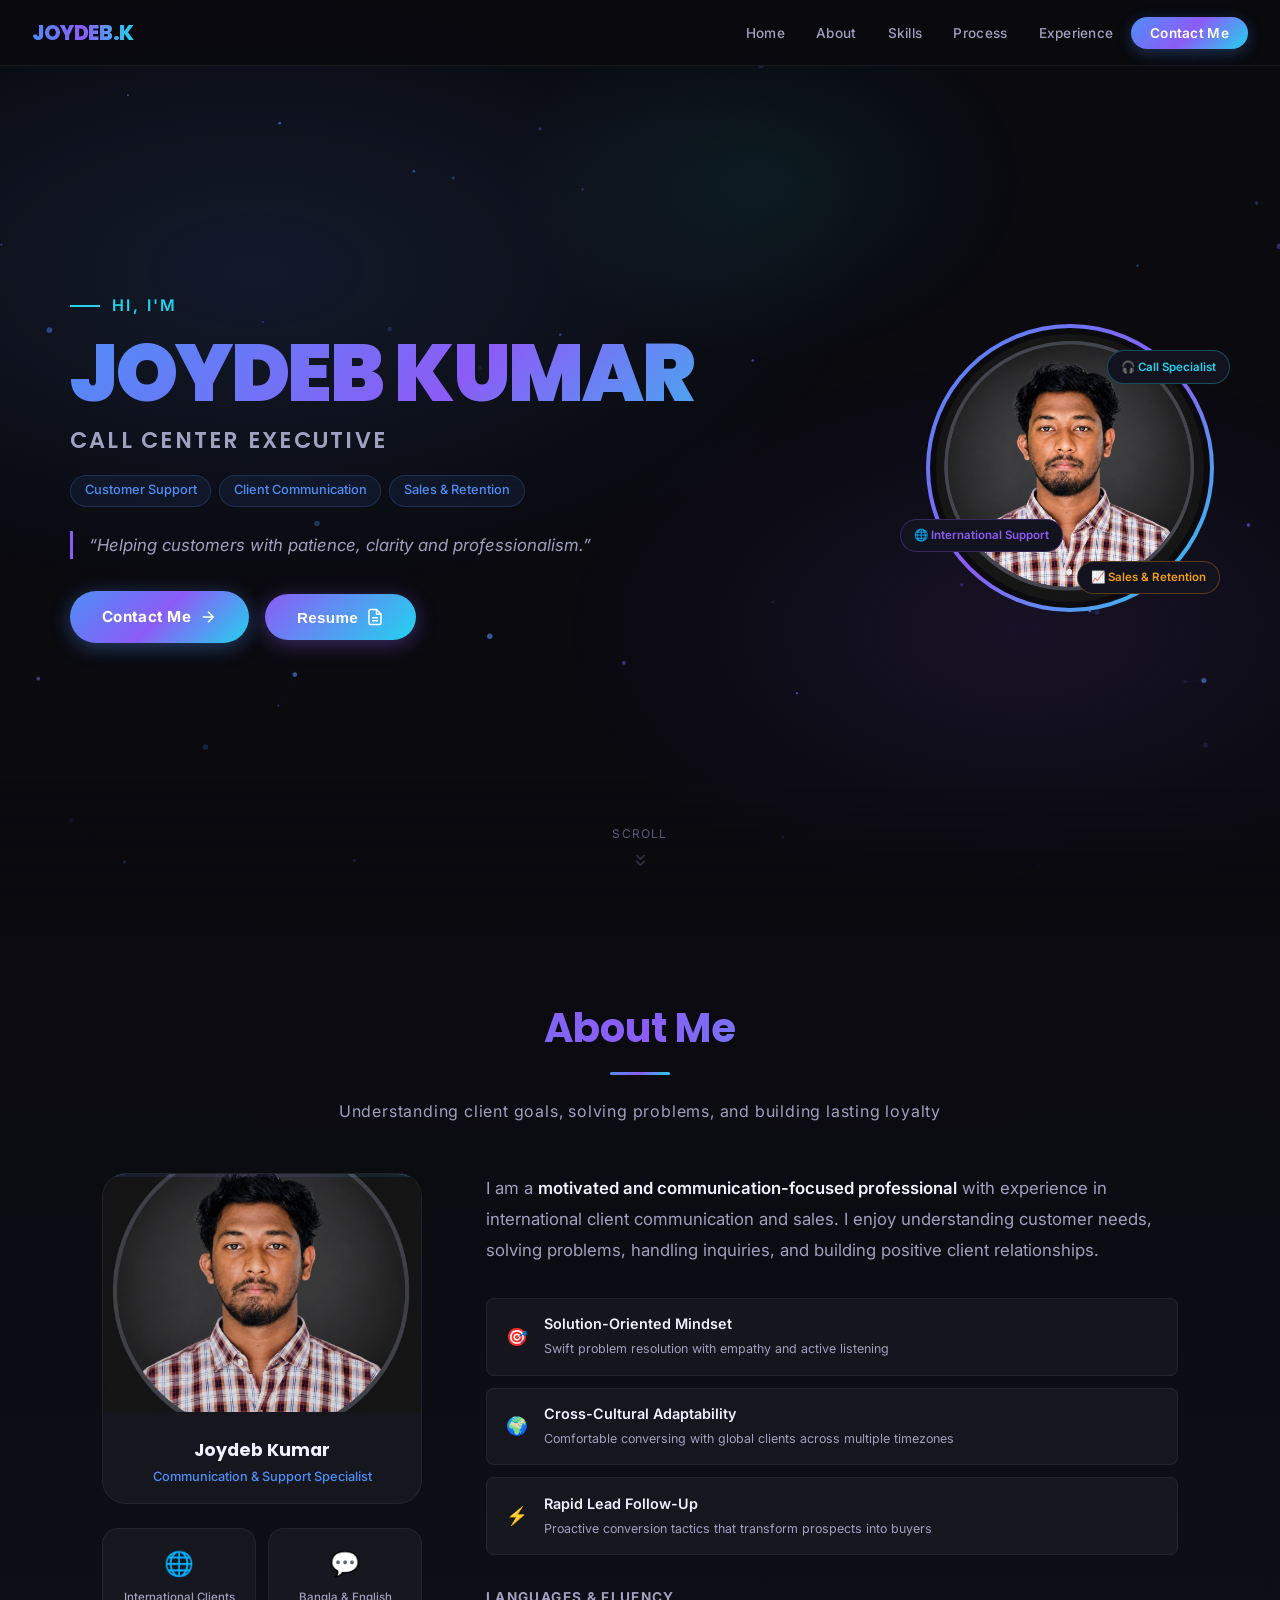
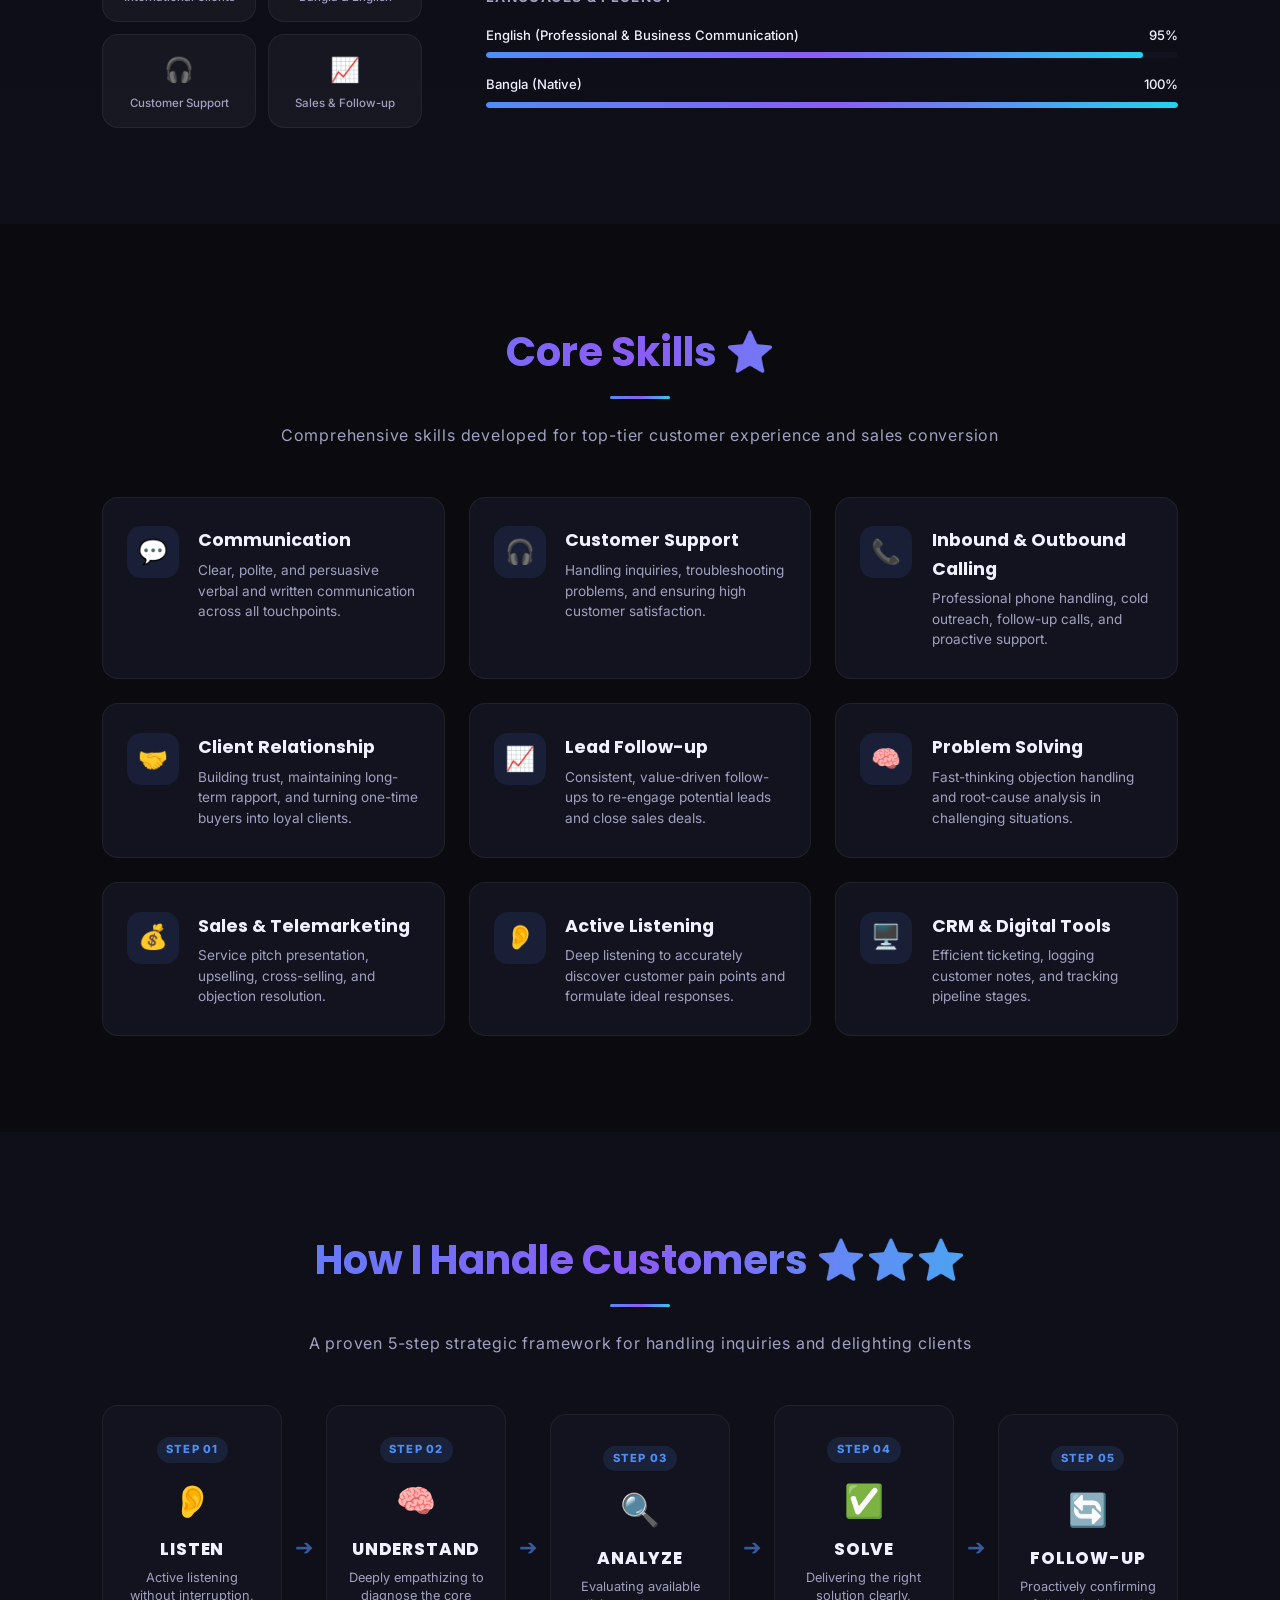
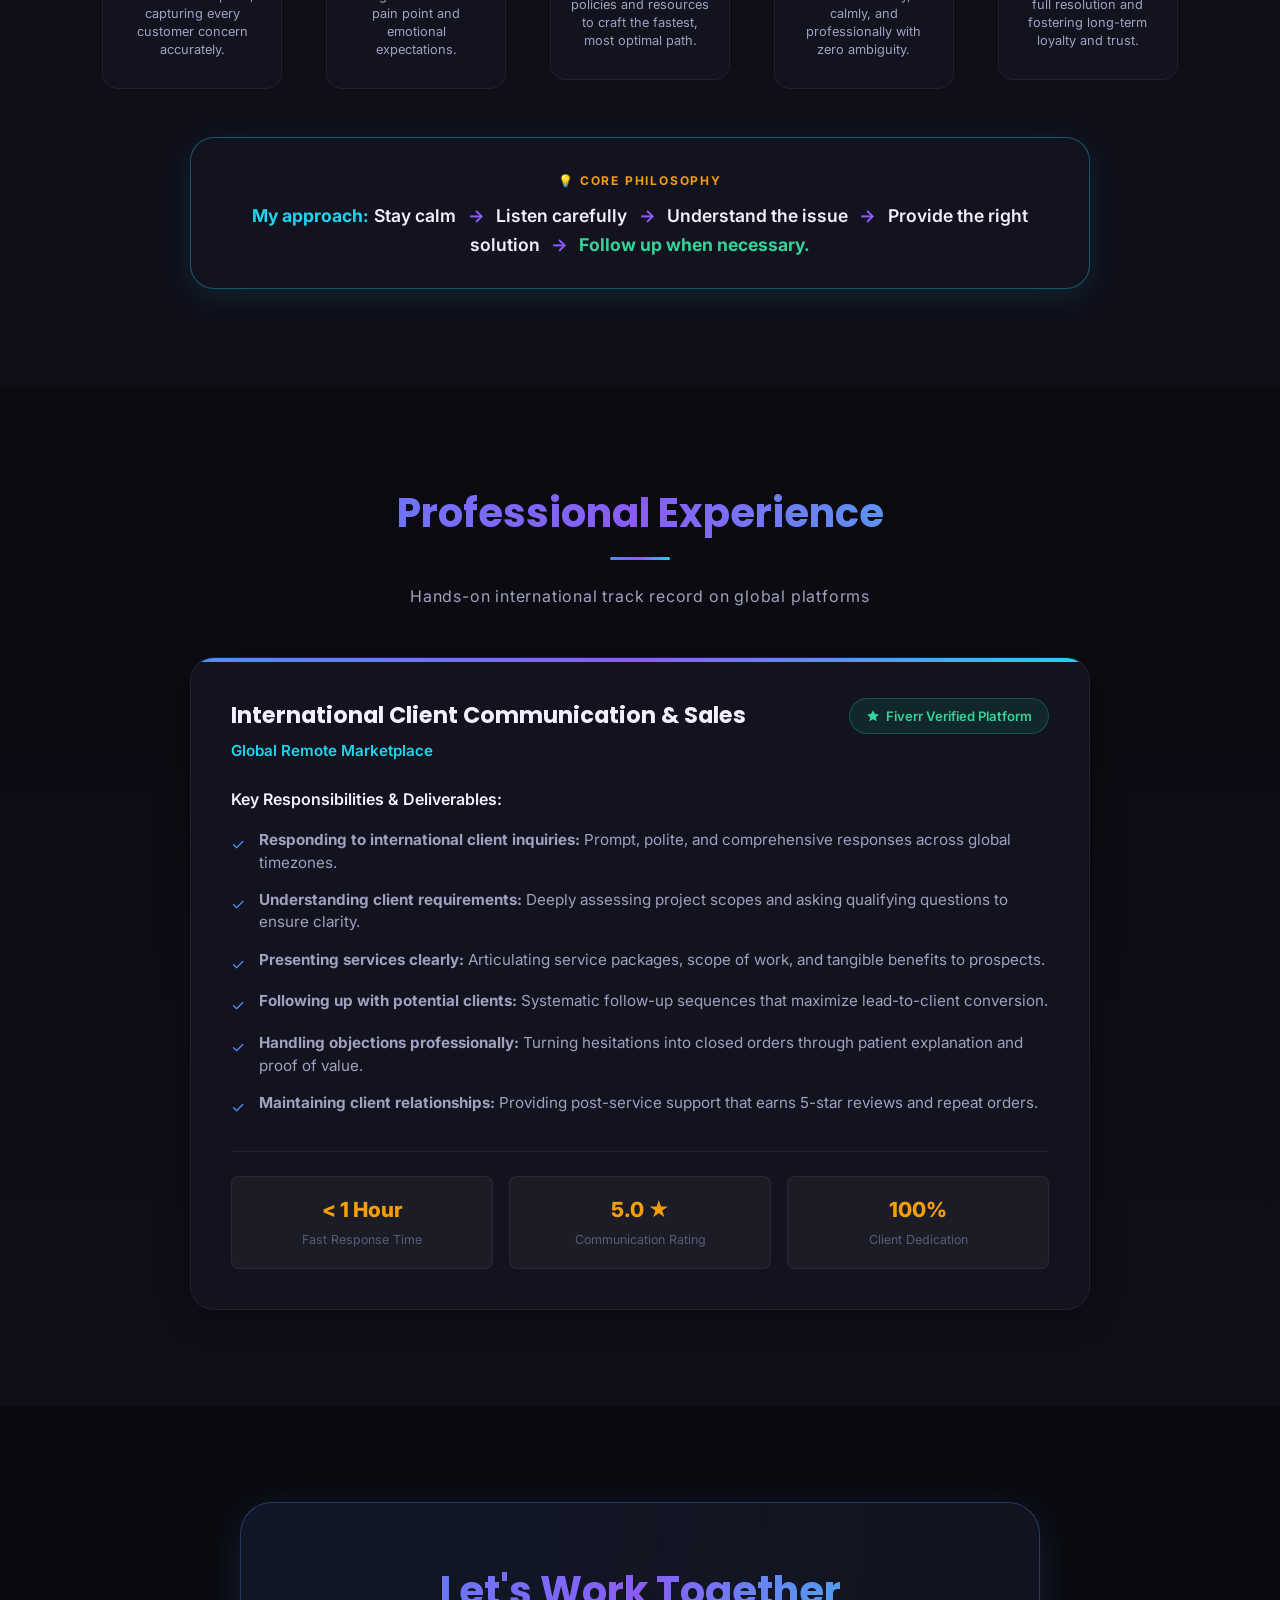
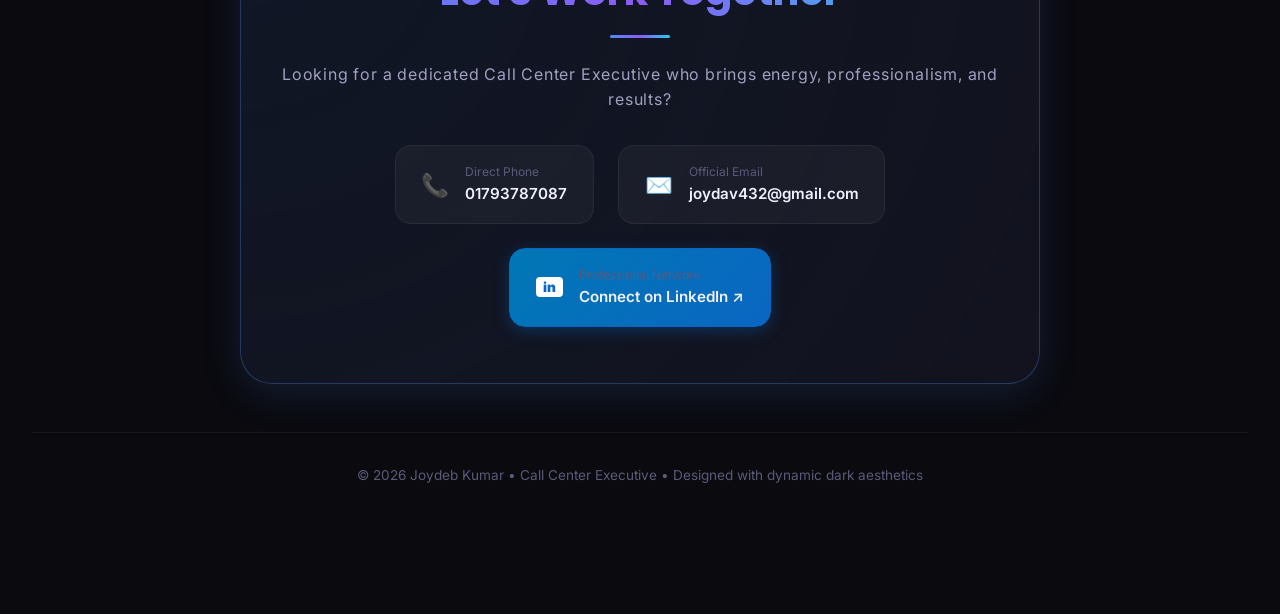
<file: portfolio/index.html>
<!DOCTYPE html>
<html lang="en">
<head>
  <meta charset="UTF-8">
  <meta name="viewport" content="width=device-width, initial-scale=1.0">
  <title>Joydeb Kumar | Call Center Executive Portfolio</title>
  <meta name="description" content="Portfolio of Joydeb Kumar - Call Center Executive specializing in International Client Communication, Customer Support, and Sales.">
  
  <!-- CSS modular files -->
  <link rel="stylesheet" href="css/global.css">
  <link rel="stylesheet" href="css/nav.css">
  <link rel="stylesheet" href="css/hero.css">
  <link rel="stylesheet" href="css/about.css">
  <link rel="stylesheet" href="css/skills.css">
  <link rel="stylesheet" href="css/customer_handling.css">
  <link rel="stylesheet" href="css/experience.css">
  <link rel="stylesheet" href="css/contact.css">
</head>
<body>

  <!-- Dynamic Particle Canvas -->
  <canvas id="particles-canvas"></canvas>

  <!-- Navigation -->
  <nav id="navbar">
    <a href="#hero" class="nav-logo">JOYDEB.K</a>
    <ul class="nav-links">
      <li><a href="#hero">Home</a></li>
      <li><a href="#about">About</a></li>
      <li><a href="#skills">Skills</a></li>
      <li><a href="#handling">Process</a></li>
      <li><a href="#experience">Experience</a></li>
      <li><a href="#contact" class="nav-cta">Contact Me</a></li>
    </ul>
    <button class="nav-hamburger" aria-label="Toggle menu">
      <span></span>
      <span></span>
      <span></span>
    </button>
  </nav>

  <!-- Mobile Drawer -->
  <div class="nav-mobile-drawer">
    <a href="#hero">Home</a>
    <a href="#about">About</a>
    <a href="#skills">Skills</a>
    <a href="#handling">Process</a>
    <a href="#experience">Experience</a>
    <a href="#contact">Contact</a>
  </div>

  <!-- ① HERO SECTION -->
  <section id="hero" class="section">
    <div class="hero-inner">
      <div class="hero-text fade-in-left">
        <span class="hero-greeting">Hi, I'm</span>
        <h1 class="hero-name">JOYDEB KUMAR</h1>
        <h2 class="hero-title">CALL CENTER EXECUTIVE</h2>
        
        <div class="hero-tags">
          <span class="hero-tag">Customer Support</span>
          <span class="hero-tag">Client Communication</span>
          <span class="hero-tag">Sales & Retention</span>
        </div>

        <p class="hero-tagline">
          “Helping customers with patience, clarity and professionalism.”
        </p>

        <div class="hero-cta-group">
          <a href="#contact" class="btn-primary">
            <span>Contact Me</span>
            <svg width="18" height="18" viewBox="0 0 24 24" fill="none" stroke="currentColor" stroke-width="2"><path d="M5 12h14M12 5l7 7-7 7"/></svg>
          </a>
          <button id="resume-btn" class="btn-primary btn-resume">
            <span>Resume</span>
            <svg width="18" height="18" viewBox="0 0 24 24" fill="none" stroke="currentColor" stroke-width="2"><path d="M14 2H6a2 2 0 0 0-2 2v16a2 2 0 0 0 2 2h12a2 2 0 0 0 2-2V8z"/><polyline points="14 2 14 8 20 8"/><line x1="16" y1="13" x2="8" y2="13"/><line x1="16" y1="17" x2="8" y2="17"/></svg>
          </button>
        </div>
      </div>

      <div class="hero-photo-wrap fade-in-right">
        <div class="hero-photo-ring">
          <img src="assets/joydeb.jpg" alt="Joydeb Kumar - Call Center Executive">
        </div>
        <div class="hero-badge hero-badge-1">🎧 Call Specialist</div>
        <div class="hero-badge hero-badge-2">🌐 International Support</div>
        <div class="hero-badge hero-badge-3">📈 Sales & Retention</div>
      </div>
    </div>

    <div class="hero-scroll-indicator">
      <span>Scroll</span>
      <svg viewBox="0 0 24 24" fill="none" stroke="currentColor" stroke-width="2"><path d="M7 13l5 5 5-5M7 6l5 5 5-5"/></svg>
    </div>
  </section>

  <!-- ② ABOUT ME SECTION -->
  <section id="about" class="section">
    <div class="container">
      <h2 class="section-title fade-in">About Me</h2>
      <div class="section-divider"></div>
      <p class="section-subtitle fade-in">Understanding client goals, solving problems, and building lasting loyalty</p>

      <div class="about-inner">
        <div class="about-left fade-in-left">
          <div class="about-photo-card">
            <img src="assets/joydeb.jpg" alt="Joydeb Kumar">
            <div class="about-photo-caption">
              <h3>Joydeb Kumar</h3>
              <p>Communication & Support Specialist</p>
            </div>
          </div>

          <!-- Mini stats grid -->
          <div class="about-stats-grid">
            <div class="about-stat-card">
              <span class="about-stat-icon">🌐</span>
              <div class="about-stat-label">International Clients</div>
            </div>
            <div class="about-stat-card">
              <span class="about-stat-icon">💬</span>
              <div class="about-stat-label">Bangla & English</div>
            </div>
            <div class="about-stat-card">
              <span class="about-stat-icon">🎧</span>
              <div class="about-stat-label">Customer Support</div>
            </div>
            <div class="about-stat-card">
              <span class="about-stat-icon">📈</span>
              <div class="about-stat-label">Sales & Follow-up</div>
            </div>
          </div>
        </div>

        <div class="about-right fade-in-right">
          <p class="about-text">
            I am a <span class="highlight">motivated and communication-focused professional</span> with experience in international client communication and sales. I enjoy understanding customer needs, solving problems, handling inquiries, and building positive client relationships.
          </p>

          <div class="about-attrs">
            <div class="about-attr">
              <span class="about-attr-icon">🎯</span>
              <div class="about-attr-info">
                <strong>Solution-Oriented Mindset</strong>
                <span>Swift problem resolution with empathy and active listening</span>
              </div>
            </div>
            <div class="about-attr">
              <span class="about-attr-icon">🌍</span>
              <div class="about-attr-info">
                <strong>Cross-Cultural Adaptability</strong>
                <span>Comfortable conversing with global clients across multiple timezones</span>
              </div>
            </div>
            <div class="about-attr">
              <span class="about-attr-icon">⚡</span>
              <div class="about-attr-info">
                <strong>Rapid Lead Follow-Up</strong>
                <span>Proactive conversion tactics that transform prospects into buyers</span>
              </div>
            </div>
          </div>

          <!-- Language Proficiency -->
          <div class="about-languages">
            <h4>Languages & Fluency</h4>
            <div class="lang-bar-item">
              <div class="lang-bar-header">
                <span>English (Professional & Business Communication)</span>
                <span>95%</span>
              </div>
              <div class="lang-bar-track">
                <div class="lang-bar-fill" data-width="95%"></div>
              </div>
            </div>
            <div class="lang-bar-item">
              <div class="lang-bar-header">
                <span>Bangla (Native)</span>
                <span>100%</span>
              </div>
              <div class="lang-bar-track">
                <div class="lang-bar-fill" data-width="100%"></div>
              </div>
            </div>
          </div>
        </div>
      </div>
    </div>
  </section>

  <!-- ③ CORE SKILLS SECTION -->
  <section id="skills" class="section">
    <div class="container">
      <h2 class="section-title fade-in">Core Skills ⭐</h2>
      <div class="section-divider"></div>
      <p class="section-subtitle fade-in">Comprehensive skills developed for top-tier customer experience and sales conversion</p>

      <div class="skills-grid">
        <div class="skill-card fade-in delay-1">
          <div class="skill-icon-wrap">💬</div>
          <div class="skill-info">
            <div class="skill-title">Communication</div>
            <div class="skill-desc">Clear, polite, and persuasive verbal and written communication across all touchpoints.</div>
          </div>
        </div>

        <div class="skill-card fade-in delay-2">
          <div class="skill-icon-wrap">🎧</div>
          <div class="skill-info">
            <div class="skill-title">Customer Support</div>
            <div class="skill-desc">Handling inquiries, troubleshooting problems, and ensuring high customer satisfaction.</div>
          </div>
        </div>

        <div class="skill-card fade-in delay-3">
          <div class="skill-icon-wrap">📞</div>
          <div class="skill-info">
            <div class="skill-title">Inbound & Outbound Calling</div>
            <div class="skill-desc">Professional phone handling, cold outreach, follow-up calls, and proactive support.</div>
          </div>
        </div>

        <div class="skill-card fade-in delay-4">
          <div class="skill-icon-wrap">🤝</div>
          <div class="skill-info">
            <div class="skill-title">Client Relationship</div>
            <div class="skill-desc">Building trust, maintaining long-term rapport, and turning one-time buyers into loyal clients.</div>
          </div>
        </div>

        <div class="skill-card fade-in delay-1">
          <div class="skill-icon-wrap">📈</div>
          <div class="skill-info">
            <div class="skill-title">Lead Follow-up</div>
            <div class="skill-desc">Consistent, value-driven follow-ups to re-engage potential leads and close sales deals.</div>
          </div>
        </div>

        <div class="skill-card fade-in delay-2">
          <div class="skill-icon-wrap">🧠</div>
          <div class="skill-info">
            <div class="skill-title">Problem Solving</div>
            <div class="skill-desc">Fast-thinking objection handling and root-cause analysis in challenging situations.</div>
          </div>
        </div>

        <div class="skill-card fade-in delay-3">
          <div class="skill-icon-wrap">💰</div>
          <div class="skill-info">
            <div class="skill-title">Sales & Telemarketing</div>
            <div class="skill-desc">Service pitch presentation, upselling, cross-selling, and objection resolution.</div>
          </div>
        </div>

        <div class="skill-card fade-in delay-4">
          <div class="skill-icon-wrap">👂</div>
          <div class="skill-info">
            <div class="skill-title">Active Listening</div>
            <div class="skill-desc">Deep listening to accurately discover customer pain points and formulate ideal responses.</div>
          </div>
        </div>

        <div class="skill-card fade-in delay-1">
          <div class="skill-icon-wrap">🖥️</div>
          <div class="skill-info">
            <div class="skill-title">CRM & Digital Tools</div>
            <div class="skill-desc">Efficient ticketing, logging customer notes, and tracking pipeline stages.</div>
          </div>
        </div>
      </div>
    </div>
  </section>

  <!-- ⑤ CUSTOMER HANDLING SECTION ⭐⭐⭐ -->
  <section id="handling" class="section">
    <div class="container">
      <h2 class="section-title fade-in">How I Handle Customers ⭐⭐⭐</h2>
      <div class="section-divider"></div>
      <p class="section-subtitle fade-in">A proven 5-step strategic framework for handling inquiries and delighting clients</p>

      <!-- Step-by-Step Flow -->
      <div class="handling-flow fade-in">
        <div class="handling-step-card">
          <span class="step-num-badge">STEP 01</span>
          <div class="step-icon-wrap">👂</div>
          <div class="step-title">LISTEN</div>
          <div class="step-desc">Active listening without interruption, capturing every customer concern accurately.</div>
        </div>

        <span class="handling-arrow">➔</span>

        <div class="handling-step-card">
          <span class="step-num-badge">STEP 02</span>
          <div class="step-icon-wrap">🧠</div>
          <div class="step-title">UNDERSTAND</div>
          <div class="step-desc">Deeply empathizing to diagnose the core pain point and emotional expectations.</div>
        </div>

        <span class="handling-arrow">➔</span>

        <div class="handling-step-card">
          <span class="step-num-badge">STEP 03</span>
          <div class="step-icon-wrap">🔍</div>
          <div class="step-title">ANALYZE</div>
          <div class="step-desc">Evaluating available policies and resources to craft the fastest, most optimal path.</div>
        </div>

        <span class="handling-arrow">➔</span>

        <div class="handling-step-card">
          <span class="step-num-badge">STEP 04</span>
          <div class="step-icon-wrap">✅</div>
          <div class="step-title">SOLVE</div>
          <div class="step-desc">Delivering the right solution clearly, calmly, and professionally with zero ambiguity.</div>
        </div>

        <span class="handling-arrow">➔</span>

        <div class="handling-step-card">
          <span class="step-num-badge">STEP 05</span>
          <div class="step-icon-wrap">🔄</div>
          <div class="step-title">FOLLOW-UP</div>
          <div class="step-desc">Proactively confirming full resolution and fostering long-term loyalty and trust.</div>
        </div>
      </div>

      <!-- Approach Formula Box -->
      <div class="handling-approach-card fade-in">
        <div class="approach-label">💡 Core Philosophy</div>
        <p class="approach-formula">
          <span class="prefix">My approach:</span>
          <span class="highlight-step">Stay calm</span> <span class="approach-arrow">→</span>
          <span class="highlight-step">Listen carefully</span> <span class="approach-arrow">→</span>
          <span class="highlight-step">Understand the issue</span> <span class="approach-arrow">→</span>
          <span class="highlight-step">Provide the right solution</span> <span class="approach-arrow">→</span>
          <span class="success-step">Follow up when necessary.</span>
        </p>
      </div>
    </div>
  </section>

  <!-- ④ PROFESSIONAL EXPERIENCE SECTION -->
  <section id="experience" class="section">
    <div class="container">
      <h2 class="section-title fade-in">Professional Experience</h2>
      <div class="section-divider"></div>
      <p class="section-subtitle fade-in">Hands-on international track record on global platforms</p>

      <div class="experience-wrap">
        <div class="exp-card fade-in">
          <div class="exp-header">
            <div>
              <h3 class="exp-role-title">International Client Communication & Sales</h3>
              <div class="exp-company">
                <span>Global Remote Marketplace</span>
              </div>
            </div>
            <span class="exp-badge">
              <svg width="14" height="14" viewBox="0 0 24 24" fill="currentColor"><path d="M12 2l3.09 6.26L22 9.27l-5 4.87 1.18 6.88L12 17.77l-6.18 3.25L7 14.14 2 9.27l6.91-1.01L12 2z"/></svg>
              Fiverr Verified Platform
            </span>
          </div>

          <div class="exp-subtitle">
            <span>Key Responsibilities & Deliverables:</span>
          </div>

          <ul class="exp-responsibilities">
            <li>
              <span class="exp-check-icon">✓</span>
              <span><strong>Responding to international client inquiries:</strong> Prompt, polite, and comprehensive responses across global timezones.</span>
            </li>
            <li>
              <span class="exp-check-icon">✓</span>
              <span><strong>Understanding client requirements:</strong> Deeply assessing project scopes and asking qualifying questions to ensure clarity.</span>
            </li>
            <li>
              <span class="exp-check-icon">✓</span>
              <span><strong>Presenting services clearly:</strong> Articulating service packages, scope of work, and tangible benefits to prospects.</span>
            </li>
            <li>
              <span class="exp-check-icon">✓</span>
              <span><strong>Following up with potential clients:</strong> Systematic follow-up sequences that maximize lead-to-client conversion.</span>
            </li>
            <li>
              <span class="exp-check-icon">✓</span>
              <span><strong>Handling objections professionally:</strong> Turning hesitations into closed orders through patient explanation and proof of value.</span>
            </li>
            <li>
              <span class="exp-check-icon">✓</span>
              <span><strong>Maintaining client relationships:</strong> Providing post-service support that earns 5-star reviews and repeat orders.</span>
            </li>
          </ul>

          <div class="exp-metrics-grid">
            <div class="metric-box">
              <strong>&lt; 1 Hour</strong>
              <span>Fast Response Time</span>
            </div>
            <div class="metric-box">
              <strong>5.0 ★</strong>
              <span>Communication Rating</span>
            </div>
            <div class="metric-box">
              <strong>100%</strong>
              <span>Client Dedication</span>
            </div>
          </div>
        </div>
      </div>
    </div>
  </section>

  <!-- CONTACT SECTION -->
  <section id="contact" class="section">
    <div class="container">
      <div class="contact-card fade-in">
        <h2 class="section-title">Let's Work Together</h2>
        <div class="section-divider"></div>
        <p class="section-subtitle" style="margin-bottom: 1.5rem;">
          Looking for a dedicated Call Center Executive who brings energy, professionalism, and results?
        </p>

        <div class="contact-channels">
          <a href="tel:01793787087" class="contact-item">
            <span class="contact-icon">📞</span>
            <div class="contact-meta">
              <span class="contact-label">Direct Phone</span>
              <span class="contact-val">01793787087</span>
            </div>
          </a>
          <a href="mailto:joydav432@gmail.com" class="contact-item">
            <span class="contact-icon">✉️</span>
            <div class="contact-meta">
              <span class="contact-label">Official Email</span>
              <span class="contact-val">joydav432@gmail.com</span>
            </div>
          </a>
          <a href="https://www.linkedin.com/feed" target="_blank" rel="noopener noreferrer" class="contact-item contact-linkedin">
            <span class="linkedin-badge-icon">in</span>
            <div class="contact-meta">
              <span class="contact-label">Professional Network</span>
              <span class="contact-val">Connect on LinkedIn ↗</span>
            </div>
          </a>
        </div>
      </div>
    </div>

    <footer>
      <p>© 2026 Joydeb Kumar • Call Center Executive • Designed with dynamic dark aesthetics</p>
    </footer>
  </section>

  <!-- Resume Modal -->
  <div id="resume-modal" class="resume-modal">
    <div class="resume-modal-backdrop" id="resume-backdrop"></div>
    <div class="resume-modal-dialog">
      <!-- Floating Cross Close Button on Top Right -->
      <button id="close-resume" class="resume-floating-close" aria-label="Close Resume">&times;</button>
      <div class="resume-modal-body">
        <img src="assets/joydeb_cv.jpg" alt="Joydeb Kumer CV / Resume" class="resume-img">
      </div>
    </div>
  </div>

  <script src="js/main.js"></script>
</body>
</html>
</file>
<file: portfolio/css/global.css>
/* ============================================================
   GLOBAL STYLES — Joydeb Kumar Portfolio
   ============================================================ */

@import url('https://fonts.googleapis.com/css2?family=Inter:wght@300;400;500;600;700;800;900&family=Poppins:wght@300;400;600;700;800&family=JetBrains+Mono:wght@400;600&display=swap');

/* ---------- CSS Variables / Design Tokens ---------- */
:root {
  /* Colors */
  --bg-primary:     #0a0a0f;
  --bg-secondary:   #0f0f1a;
  --bg-card:        #13131f;
  --bg-card-hover:  #1a1a2e;
  --bg-glass:       rgba(255,255,255,0.04);
  --bg-glass-hover: rgba(255,255,255,0.07);

  /* Accent Palette */
  --accent-blue:    #4f8ef7;
  --accent-purple:  #8b5cf6;
  --accent-cyan:    #22d3ee;
  --accent-pink:    #ec4899;
  --accent-gold:    #f59e0b;

  /* Gradients */
  --grad-hero:      linear-gradient(135deg, #4f8ef7 0%, #8b5cf6 50%, #22d3ee 100%);
  --grad-card:      linear-gradient(135deg, rgba(79,142,247,0.1) 0%, rgba(139,92,246,0.1) 100%);
  --grad-text:      linear-gradient(90deg, #4f8ef7, #8b5cf6, #22d3ee);

  /* Text */
  --text-primary:   #f0f0ff;
  --text-secondary: #a0a0c0;
  --text-muted:     #5a5a7a;

  /* Borders */
  --border:         rgba(255,255,255,0.06);
  --border-accent:  rgba(79,142,247,0.3);

  /* Spacing */
  --section-pad:    6rem 2rem;
  --section-pad-sm: 4rem 1.2rem;

  /* Radius */
  --radius-sm:  8px;
  --radius-md:  16px;
  --radius-lg:  24px;
  --radius-xl:  32px;

  /* Shadows */
  --shadow-glow:   0 0 30px rgba(79,142,247,0.15);
  --shadow-card:   0 8px 32px rgba(0,0,0,0.4);
  --shadow-purple: 0 0 30px rgba(139,92,246,0.2);

  /* Transitions */
  --transition:     all 0.3s cubic-bezier(0.4, 0, 0.2, 1);
  --transition-slow: all 0.6s cubic-bezier(0.4, 0, 0.2, 1);
}

/* ---------- Reset ---------- */
*, *::before, *::after {
  margin: 0;
  padding: 0;
  box-sizing: border-box;
}

html {
  scroll-behavior: smooth;
  font-size: 16px;
}

body {
  background-color: var(--bg-primary);
  color: var(--text-primary);
  font-family: 'Inter', sans-serif;
  line-height: 1.6;
  overflow-x: hidden;
  -webkit-font-smoothing: antialiased;
}

/* ---------- Scrollbar ---------- */
::-webkit-scrollbar {
  width: 6px;
}
::-webkit-scrollbar-track {
  background: var(--bg-secondary);
}
::-webkit-scrollbar-thumb {
  background: linear-gradient(to bottom, var(--accent-blue), var(--accent-purple));
  border-radius: 3px;
}

/* ---------- Selection ---------- */
::selection {
  background: rgba(79,142,247,0.3);
  color: white;
}

/* ---------- Utility Classes ---------- */
.container {
  max-width: 1140px;
  margin: 0 auto;
  padding: 0 2rem;
}

.section {
  padding: var(--section-pad);
  position: relative;
}

.section-title {
  font-family: 'Poppins', sans-serif;
  font-size: clamp(1.8rem, 4vw, 2.5rem);
  font-weight: 700;
  text-align: center;
  margin-bottom: 0.5rem;
  background: var(--grad-text);
  -webkit-background-clip: text;
  -webkit-text-fill-color: transparent;
  background-clip: text;
}

.section-subtitle {
  text-align: center;
  color: var(--text-secondary);
  font-size: 1rem;
  margin-bottom: 3rem;
  letter-spacing: 0.05em;
}

.section-divider {
  width: 60px;
  height: 3px;
  background: var(--grad-hero);
  margin: 0.75rem auto 1.5rem;
  border-radius: 2px;
}

.gradient-text {
  background: var(--grad-text);
  -webkit-background-clip: text;
  -webkit-text-fill-color: transparent;
  background-clip: text;
}

.glass-card {
  background: var(--bg-glass);
  border: 1px solid var(--border);
  border-radius: var(--radius-md);
  backdrop-filter: blur(12px);
  -webkit-backdrop-filter: blur(12px);
  transition: var(--transition);
}

.glass-card:hover {
  background: var(--bg-glass-hover);
  border-color: var(--border-accent);
  transform: translateY(-4px);
  box-shadow: var(--shadow-card);
}

/* ---------- Animation Classes ---------- */
.fade-in {
  opacity: 0;
  transform: translateY(30px);
  transition: opacity 0.6s ease, transform 0.6s ease;
}

.fade-in.visible {
  opacity: 1;
  transform: translateY(0);
}

.fade-in-left {
  opacity: 0;
  transform: translateX(-30px);
  transition: opacity 0.6s ease, transform 0.6s ease;
}

.fade-in-left.visible {
  opacity: 1;
  transform: translateX(0);
}

.fade-in-right {
  opacity: 0;
  transform: translateX(30px);
  transition: opacity 0.6s ease, transform 0.6s ease;
}

.fade-in-right.visible {
  opacity: 1;
  transform: translateX(0);
}

/* Stagger delays */
.delay-1 { transition-delay: 0.1s; }
.delay-2 { transition-delay: 0.2s; }
.delay-3 { transition-delay: 0.3s; }
.delay-4 { transition-delay: 0.4s; }
.delay-5 { transition-delay: 0.5s; }
.delay-6 { transition-delay: 0.6s; }

/* ---------- Dynamic Background Particle Canvas ---------- */
#particles-canvas {
  position: fixed;
  top: 0; left: 0;
  width: 100%; height: 100%;
  pointer-events: none;
  z-index: 0;
}

.section, nav {
  position: relative;
  z-index: 1;
}

/* ---------- Responsive Typography ---------- */
@media (max-width: 768px) {
  .section {
    padding: var(--section-pad-sm);
  }
  .container {
    padding: 0 1.2rem;
  }
}
</file>
<file: portfolio/css/nav.css>
/* ============================================================
   NAVIGATION BAR — Joydeb Kumar Portfolio
   ============================================================ */

nav {
  position: fixed;
  top: 0;
  left: 0;
  right: 0;
  z-index: 1000;
  padding: 1rem 2rem;
  display: flex;
  align-items: center;
  justify-content: space-between;
  background: rgba(10, 10, 15, 0.85);
  backdrop-filter: blur(20px);
  -webkit-backdrop-filter: blur(20px);
  border-bottom: 1px solid var(--border);
  transition: var(--transition);
}

nav.scrolled {
  padding: 0.7rem 2rem;
  background: rgba(10, 10, 15, 0.97);
  box-shadow: 0 4px 30px rgba(0, 0, 0, 0.5);
}

/* Logo */
.nav-logo {
  font-family: 'Poppins', sans-serif;
  font-weight: 800;
  font-size: 1.3rem;
  background: var(--grad-text);
  -webkit-background-clip: text;
  -webkit-text-fill-color: transparent;
  background-clip: text;
  letter-spacing: -0.02em;
  cursor: pointer;
  text-decoration: none;
}

/* Nav Links */
.nav-links {
  display: flex;
  gap: 0.25rem;
  list-style: none;
  align-items: center;
}

.nav-links a {
  text-decoration: none;
  color: var(--text-secondary);
  font-size: 0.85rem;
  font-weight: 500;
  padding: 0.45rem 0.85rem;
  border-radius: 50px;
  transition: var(--transition);
  letter-spacing: 0.02em;
}

.nav-links a:hover {
  color: var(--text-primary);
  background: rgba(255,255,255,0.06);
}

.nav-links a.active {
  color: var(--accent-blue);
  background: rgba(79,142,247,0.1);
}

/* CTA Button */
.nav-cta {
  background: var(--grad-hero);
  color: #fff !important;
  padding: 0.5rem 1.2rem !important;
  border-radius: 50px !important;
  font-weight: 600 !important;
  font-size: 0.85rem !important;
  transition: var(--transition) !important;
  box-shadow: 0 4px 15px rgba(79,142,247,0.3);
}

.nav-cta:hover {
  transform: translateY(-2px) !important;
  box-shadow: 0 8px 25px rgba(79,142,247,0.4) !important;
  background: var(--bg-glass) !important;
  -webkit-text-fill-color: white !important;
}

/* Hamburger */
.nav-hamburger {
  display: none;
  flex-direction: column;
  gap: 5px;
  cursor: pointer;
  padding: 4px;
  background: none;
  border: none;
}

.nav-hamburger span {
  display: block;
  width: 24px;
  height: 2px;
  background: var(--text-primary);
  border-radius: 2px;
  transition: var(--transition);
}

.nav-hamburger.open span:nth-child(1) {
  transform: translateY(7px) rotate(45deg);
}
.nav-hamburger.open span:nth-child(2) {
  opacity: 0;
}
.nav-hamburger.open span:nth-child(3) {
  transform: translateY(-7px) rotate(-45deg);
}

/* Mobile Drawer */
.nav-mobile-drawer {
  display: none;
  position: fixed;
  top: 0;
  left: 0;
  right: 0;
  bottom: 0;
  background: rgba(10, 10, 15, 0.97);
  z-index: 999;
  flex-direction: column;
  align-items: center;
  justify-content: center;
  gap: 1.5rem;
  backdrop-filter: blur(20px);
  opacity: 0;
  pointer-events: none;
  transition: opacity 0.3s ease;
}

.nav-mobile-drawer.open {
  opacity: 1;
  pointer-events: all;
}

.nav-mobile-drawer a {
  text-decoration: none;
  color: var(--text-primary);
  font-size: 1.4rem;
  font-family: 'Poppins', sans-serif;
  font-weight: 600;
  padding: 0.5rem 2rem;
  border-radius: 8px;
  transition: var(--transition);
  text-align: center;
}

.nav-mobile-drawer a:hover {
  background: var(--grad-card);
  color: var(--accent-blue);
}

/* ---------- Responsive ---------- */
@media (max-width: 900px) {
  .nav-links {
    display: none;
  }
  .nav-hamburger {
    display: flex;
  }
  .nav-mobile-drawer {
    display: flex;
  }
}
</file>
<file: portfolio/css/hero.css>
/* ============================================================
   HERO SECTION — Joydeb Kumar Portfolio
   ============================================================ */

#hero {
  min-height: 100vh;
  display: flex;
  align-items: center;
  justify-content: center;
  padding: 100px 2rem 4rem;
  position: relative;
  overflow: hidden;
}

/* Animated background mesh */
#hero::before {
  content: '';
  position: absolute;
  inset: 0;
  background:
    radial-gradient(ellipse 80% 60% at 20% 30%, rgba(79,142,247,0.12) 0%, transparent 60%),
    radial-gradient(ellipse 60% 50% at 80% 70%, rgba(139,92,246,0.1) 0%, transparent 60%),
    radial-gradient(ellipse 40% 40% at 60% 20%, rgba(34,211,238,0.08) 0%, transparent 50%);
  pointer-events: none;
}

#hero::after {
  content: '';
  position: absolute;
  bottom: 0; left: 0; right: 0;
  height: 120px;
  background: linear-gradient(to bottom, transparent, var(--bg-primary));
  pointer-events: none;
}

/* Inner layout */
.hero-inner {
  display: flex;
  align-items: center;
  gap: 4rem;
  max-width: 1140px;
  width: 100%;
  margin: 0 auto;
}

/* Photo */
.hero-photo-wrap {
  flex-shrink: 0;
  position: relative;
}

.hero-photo-ring {
  position: relative;
  width: 280px;
  height: 280px;
}

.hero-photo-ring::before {
  content: '';
  position: absolute;
  inset: -4px;
  border-radius: 50%;
  background: var(--grad-hero);
  animation: rotate-ring 6s linear infinite;
  z-index: 0;
}

.hero-photo-ring::after {
  content: '';
  position: absolute;
  inset: 0;
  border-radius: 50%;
  background: var(--bg-primary);
  z-index: 1;
}

.hero-photo-ring img {
  position: absolute;
  inset: 6px;
  border-radius: 50%;
  width: calc(100% - 12px);
  height: calc(100% - 12px);
  object-fit: cover;
  z-index: 2;
}

@keyframes rotate-ring {
  from { transform: rotate(0deg); }
  to   { transform: rotate(360deg); }
}

/* Floating badges */
.hero-badge {
  position: absolute;
  background: var(--bg-card);
  border: 1px solid var(--border);
  border-radius: 50px;
  padding: 0.4rem 0.8rem;
  font-size: 0.72rem;
  font-weight: 600;
  white-space: nowrap;
  z-index: 10;
  animation: float-badge 3s ease-in-out infinite;
}

.hero-badge-1 {
  top: 8%;
  right: -20px;
  color: var(--accent-cyan);
  border-color: rgba(34,211,238,0.3);
  animation-delay: 0s;
}

.hero-badge-2 {
  bottom: 20%;
  left: -30px;
  color: var(--accent-purple);
  border-color: rgba(139,92,246,0.3);
  animation-delay: 1s;
}

.hero-badge-3 {
  bottom: 5%;
  right: -10px;
  color: var(--accent-gold);
  border-color: rgba(245,158,11,0.3);
  animation-delay: 2s;
}

@keyframes float-badge {
  0%, 100% { transform: translateY(0); }
  50%       { transform: translateY(-8px); }
}

/* Text side */
.hero-text {
  flex: 1;
}

.hero-greeting {
  font-size: 1rem;
  color: var(--accent-cyan);
  font-weight: 600;
  letter-spacing: 0.15em;
  text-transform: uppercase;
  display: flex;
  align-items: center;
  gap: 0.75rem;
  margin-bottom: 0.75rem;
}

.hero-greeting::before {
  content: '';
  width: 30px;
  height: 2px;
  background: var(--accent-cyan);
  display: inline-block;
}

.hero-name {
  font-family: 'Poppins', sans-serif;
  font-size: clamp(2.8rem, 7vw, 5rem);
  font-weight: 900;
  line-height: 1.05;
  letter-spacing: -0.03em;
  background: var(--grad-hero);
  -webkit-background-clip: text;
  -webkit-text-fill-color: transparent;
  background-clip: text;
  margin-bottom: 0.5rem;
}

.hero-title {
  font-family: 'Poppins', sans-serif;
  font-size: clamp(1rem, 2.5vw, 1.4rem);
  font-weight: 600;
  color: var(--text-secondary);
  letter-spacing: 0.1em;
  text-transform: uppercase;
  margin-bottom: 1rem;
}

.hero-tags {
  display: flex;
  flex-wrap: wrap;
  gap: 0.5rem;
  margin-bottom: 1.5rem;
}

.hero-tag {
  background: rgba(79,142,247,0.08);
  border: 1px solid rgba(79,142,247,0.2);
  color: var(--accent-blue);
  padding: 0.3rem 0.85rem;
  border-radius: 50px;
  font-size: 0.8rem;
  font-weight: 500;
}

.hero-tagline {
  font-size: 1.05rem;
  color: var(--text-secondary);
  line-height: 1.7;
  margin-bottom: 2rem;
  border-left: 3px solid var(--accent-purple);
  padding-left: 1rem;
  font-style: italic;
}

/* CTA buttons */
.hero-cta-group {
  display: flex;
  flex-wrap: wrap;
  gap: 1rem;
  align-items: center;
}

.btn-primary {
  display: inline-flex;
  align-items: center;
  gap: 0.5rem;
  background: var(--grad-hero);
  color: white;
  text-decoration: none;
  padding: 0.85rem 2rem;
  border-radius: 50px;
  font-weight: 700;
  font-size: 0.95rem;
  transition: var(--transition);
  box-shadow: 0 4px 20px rgba(79,142,247,0.4);
  border: none;
  cursor: pointer;
  letter-spacing: 0.02em;
}

.btn-primary:hover {
  transform: translateY(-3px);
  box-shadow: 0 8px 35px rgba(79,142,247,0.5);
}

.btn-resume {
  background: linear-gradient(135deg, var(--accent-purple) 0%, var(--accent-cyan) 100%);
  box-shadow: 0 4px 20px rgba(139, 92, 246, 0.4);
}

.btn-resume:hover {
  transform: translateY(-3px);
  box-shadow: 0 8px 35px rgba(139, 92, 246, 0.6);
}

/* Resume Modal */
.resume-modal {
  display: none;
  position: fixed;
  inset: 0;
  z-index: 2000;
  align-items: flex-start;
  justify-content: center;
  padding: 0;
  overflow-y: auto;
}

.resume-modal.active {
  display: flex;
}

.resume-modal-backdrop {
  position: fixed;
  inset: 0;
  background: rgba(0, 0, 0, 0.92);
  backdrop-filter: blur(8px);
}

.resume-modal-dialog {
  position: relative;
  background: transparent;
  border: none;
  width: 100%;
  max-width: 820px;
  margin: 40px auto;
  box-shadow: none;
  z-index: 10;
}

.resume-floating-close {
  position: fixed;
  top: 20px;
  right: 20px;
  background: rgba(30, 34, 53, 0.9);
  border: 1.5px solid rgba(255, 255, 255, 0.35);
  color: #ffffff;
  width: 44px;
  height: 44px;
  border-radius: 50%;
  font-size: 1.6rem;
  display: flex;
  align-items: center;
  justify-content: center;
  cursor: pointer;
  box-shadow: 0 4px 20px rgba(0, 0, 0, 0.7);
  transition: var(--transition);
  z-index: 2020;
}

.resume-floating-close:hover {
  background: #ec4899;
  border-color: #ffffff;
  transform: scale(1.1);
}

.resume-modal-body {
  padding: 1rem;
  text-align: center;
  background: transparent;
}

.resume-img {
  width: 100%;
  height: auto;
  border-radius: 4px;
  display: block;
  box-shadow: 0 10px 40px rgba(0, 0, 0, 0.7);
  image-rendering: -webkit-optimize-contrast;
  image-rendering: crisp-edges;
}

.btn-download {
  background: var(--grad-hero);
  color: white;
  text-decoration: none;
  padding: 0.5rem 1.2rem;
  border-radius: 50px;
  font-size: 0.85rem;
  font-weight: 600;
}

.btn-secondary {
  display: inline-flex;
  align-items: center;
  gap: 0.5rem;
  background: transparent;
  color: var(--text-primary);
  text-decoration: none;
  padding: 0.85rem 1.8rem;
  border-radius: 50px;
  font-weight: 600;
  font-size: 0.95rem;
  border: 1px solid var(--border-accent);
  transition: var(--transition);
  cursor: pointer;
}

.btn-secondary:hover {
  background: rgba(79,142,247,0.1);
  border-color: var(--accent-blue);
  transform: translateY(-3px);
}

/* Scroll indicator */
.hero-scroll-indicator {
  position: absolute;
  bottom: 30px;
  left: 50%;
  transform: translateX(-50%);
  display: flex;
  flex-direction: column;
  align-items: center;
  gap: 0.4rem;
  color: var(--text-muted);
  font-size: 0.75rem;
  letter-spacing: 0.1em;
  text-transform: uppercase;
  z-index: 5;
  animation: bounce-scroll 2s ease-in-out infinite;
}

.hero-scroll-indicator svg {
  width: 20px;
  height: 20px;
  opacity: 0.5;
}

@keyframes bounce-scroll {
  0%, 100% { transform: translateX(-50%) translateY(0); opacity: 0.5; }
  50%       { transform: translateX(-50%) translateY(8px); opacity: 1; }
}

/* ---------- Responsive ---------- */
@media (max-width: 900px) {
  .hero-inner {
    flex-direction: column;
    text-align: center;
    gap: 2.5rem;
  }

  .hero-greeting {
    justify-content: center;
  }

  .hero-tags {
    justify-content: center;
  }

  .hero-tagline {
    border-left: none;
    border-top: 3px solid var(--accent-purple);
    padding-left: 0;
    padding-top: 0.75rem;
  }

  .hero-cta-group {
    justify-content: center;
  }

  .hero-photo-ring {
    width: 220px;
    height: 220px;
  }

  .hero-badge-2 {
    left: -10px;
  }
}

@media (max-width: 480px) {
  .hero-photo-ring {
    width: 190px;
    height: 190px;
  }

  .hero-name {
    font-size: 2.5rem;
  }
}
</file>
<file: portfolio/css/about.css>
/* ============================================================
   ABOUT ME SECTION — Joydeb Kumar Portfolio
   ============================================================ */

#about {
  background: linear-gradient(180deg, var(--bg-primary) 0%, var(--bg-secondary) 100%);
}

.about-inner {
  display: flex;
  gap: 4rem;
  align-items: flex-start;
  max-width: 1140px;
  margin: 0 auto;
}

/* Left — photo & mini stats */
.about-left {
  flex-shrink: 0;
  width: 320px;
}

.about-photo-card {
  background: var(--bg-glass);
  border: 1px solid var(--border);
  border-radius: var(--radius-lg);
  overflow: hidden;
  margin-bottom: 1.5rem;
  position: relative;
}

.about-photo-card::before {
  content: '';
  position: absolute;
  top: 0; left: 0; right: 0;
  height: 3px;
  background: var(--grad-hero);
}

.about-photo-card img {
  width: 100%;
  aspect-ratio: 4/3;
  object-fit: cover;
  opacity: 0.9;
}

.about-photo-caption {
  padding: 1rem 1.2rem;
  text-align: center;
}

.about-photo-caption h3 {
  font-family: 'Poppins', sans-serif;
  font-weight: 700;
  font-size: 1.1rem;
  color: var(--text-primary);
}

.about-photo-caption p {
  font-size: 0.8rem;
  color: var(--accent-blue);
  font-weight: 500;
  margin-top: 0.2rem;
}

/* Quick stats */
.about-stats-grid {
  display: grid;
  grid-template-columns: 1fr 1fr;
  gap: 0.75rem;
}

.about-stat-card {
  background: var(--bg-glass);
  border: 1px solid var(--border);
  border-radius: var(--radius-md);
  padding: 1rem;
  text-align: center;
  transition: var(--transition);
}

.about-stat-card:hover {
  background: var(--bg-glass-hover);
  border-color: var(--border-accent);
  transform: translateY(-3px);
}

.about-stat-icon {
  font-size: 1.5rem;
  margin-bottom: 0.4rem;
  display: block;
}

.about-stat-label {
  font-size: 0.72rem;
  color: var(--text-secondary);
  font-weight: 500;
  line-height: 1.3;
}

/* Right — text content */
.about-right {
  flex: 1;
}

.about-text {
  font-size: 1.05rem;
  color: var(--text-secondary);
  line-height: 1.85;
  margin-bottom: 2rem;
}

.about-text .highlight {
  color: var(--text-primary);
  font-weight: 600;
}

/* Attributes list */
.about-attrs {
  display: flex;
  flex-direction: column;
  gap: 0.75rem;
  margin-bottom: 2rem;
}

.about-attr {
  display: flex;
  align-items: center;
  gap: 1rem;
  padding: 0.85rem 1.2rem;
  background: var(--bg-glass);
  border: 1px solid var(--border);
  border-radius: var(--radius-sm);
  transition: var(--transition);
}

.about-attr:hover {
  border-color: var(--border-accent);
  background: var(--bg-glass-hover);
  transform: translateX(6px);
}

.about-attr-icon {
  font-size: 1.1rem;
  flex-shrink: 0;
}

.about-attr-info strong {
  display: block;
  font-size: 0.9rem;
  color: var(--text-primary);
  font-weight: 600;
}

.about-attr-info span {
  font-size: 0.78rem;
  color: var(--text-secondary);
}

/* Progress bars — language proficiency */
.about-languages {
  margin-top: 1.5rem;
}

.about-languages h4 {
  font-size: 0.85rem;
  font-weight: 700;
  text-transform: uppercase;
  letter-spacing: 0.1em;
  color: var(--text-secondary);
  margin-bottom: 1rem;
}

.lang-bar-item {
  margin-bottom: 1rem;
}

.lang-bar-header {
  display: flex;
  justify-content: space-between;
  font-size: 0.82rem;
  color: var(--text-primary);
  font-weight: 500;
  margin-bottom: 0.4rem;
}

.lang-bar-track {
  height: 6px;
  background: var(--bg-card);
  border-radius: 3px;
  overflow: hidden;
}

.lang-bar-fill {
  height: 100%;
  border-radius: 3px;
  background: var(--grad-hero);
  width: 0%;
  transition: width 1.2s cubic-bezier(0.4, 0, 0.2, 1);
}

/* ---------- Responsive ---------- */
@media (max-width: 900px) {
  .about-inner {
    flex-direction: column;
    align-items: center;
  }

  .about-left {
    width: 100%;
    max-width: 400px;
  }

  .about-photo-card img {
    aspect-ratio: 16/9;
  }
}

@media (max-width: 480px) {
  .about-stats-grid {
    grid-template-columns: 1fr 1fr;
  }
}
</file>
<file: portfolio/css/skills.css>
/* ============================================================
   CORE SKILLS SECTION — Joydeb Kumar Portfolio
   ============================================================ */

#skills {
  background: var(--bg-primary);
  position: relative;
}

.skills-grid {
  display: grid;
  grid-template-columns: repeat(auto-fit, minmax(280px, 1fr));
  gap: 1.5rem;
  max-width: 1140px;
  margin: 0 auto;
}

.skill-card {
  background: var(--bg-card);
  border: 1px solid var(--border);
  border-radius: var(--radius-md);
  padding: 1.8rem 1.5rem;
  display: flex;
  align-items: flex-start;
  gap: 1.2rem;
  transition: var(--transition);
  position: relative;
  overflow: hidden;
}

.skill-card::before {
  content: '';
  position: absolute;
  top: 0; left: 0; right: 0;
  height: 2px;
  background: linear-gradient(90deg, transparent, var(--accent-blue), transparent);
  opacity: 0;
  transition: var(--transition);
}

.skill-card:hover {
  transform: translateY(-6px);
  background: var(--bg-card-hover);
  border-color: var(--border-accent);
  box-shadow: 0 12px 30px rgba(79, 142, 247, 0.15);
}

.skill-card:hover::before {
  opacity: 1;
}

.skill-icon-wrap {
  width: 52px;
  height: 52px;
  border-radius: 14px;
  background: rgba(79, 142, 247, 0.1);
  display: flex;
  align-items: center;
  justify-content: center;
  font-size: 1.5rem;
  flex-shrink: 0;
  transition: var(--transition);
}

.skill-card:hover .skill-icon-wrap {
  transform: scale(1.1) rotate(5deg);
  background: rgba(79, 142, 247, 0.2);
}

.skill-info {
  flex: 1;
}

.skill-title {
  font-family: 'Poppins', sans-serif;
  font-size: 1.1rem;
  font-weight: 700;
  color: var(--text-primary);
  margin-bottom: 0.35rem;
}

.skill-desc {
  font-size: 0.85rem;
  color: var(--text-secondary);
  line-height: 1.5;
}

@media (max-width: 600px) {
  .skills-grid {
    grid-template-columns: 1fr;
    gap: 1rem;
  }
}
</file>
<file: portfolio/css/customer_handling.css>
/* ============================================================
   CUSTOMER HANDLING SECTION — Joydeb Kumar Portfolio
   ============================================================ */

#handling {
  background: var(--bg-secondary);
  position: relative;
}

.handling-flow {
  display: flex;
  align-items: center;
  justify-content: center;
  gap: 0.8rem;
  max-width: 1140px;
  margin: 0 auto 3rem;
  flex-wrap: nowrap;
}

.handling-step-card {
  background: var(--bg-card);
  border: 1px solid var(--border);
  border-radius: var(--radius-md);
  padding: 1.8rem 1.2rem;
  text-align: center;
  flex: 1;
  transition: var(--transition);
  position: relative;
}

.handling-step-card:hover {
  transform: translateY(-6px);
  background: var(--bg-card-hover);
  border-color: var(--accent-cyan);
  box-shadow: 0 10px 30px rgba(34, 211, 238, 0.15);
}

.step-num-badge {
  display: inline-block;
  font-size: 0.7rem;
  font-weight: 800;
  letter-spacing: 0.1em;
  padding: 0.25rem 0.6rem;
  border-radius: 20px;
  background: rgba(79, 142, 247, 0.12);
  color: var(--accent-blue);
  margin-bottom: 0.8rem;
}

.step-icon-wrap {
  font-size: 2rem;
  margin-bottom: 0.6rem;
}

.step-title {
  font-family: 'Poppins', sans-serif;
  font-size: 1.05rem;
  font-weight: 800;
  color: var(--text-primary);
  margin-bottom: 0.4rem;
  letter-spacing: 0.05em;
}

.step-desc {
  font-size: 0.8rem;
  color: var(--text-secondary);
  line-height: 1.4;
}

.handling-arrow {
  color: var(--accent-blue);
  opacity: 0.6;
  font-size: 1.4rem;
  flex-shrink: 0;
}

/* Approach banner */
.handling-approach-card {
  background: var(--bg-card);
  border: 1px solid rgba(34, 211, 238, 0.35);
  border-radius: var(--radius-lg);
  padding: 1.8rem 2.5rem;
  max-width: 900px;
  margin: 0 auto;
  text-align: center;
  box-shadow: 0 8px 30px rgba(34, 211, 238, 0.1);
}

.approach-label {
  display: inline-flex;
  align-items: center;
  gap: 0.4rem;
  font-size: 0.75rem;
  font-weight: 700;
  color: var(--accent-gold);
  letter-spacing: 0.15em;
  text-transform: uppercase;
  margin-bottom: 0.8rem;
}

.approach-formula {
  font-size: 1.1rem;
  line-height: 1.6;
  color: var(--text-primary);
}

.approach-formula .prefix {
  font-weight: 700;
  color: var(--accent-cyan);
}

.approach-formula .highlight-step {
  font-weight: 600;
}

.approach-formula .success-step {
  font-weight: 700;
  color: #34d399;
}

.approach-arrow {
  color: var(--accent-purple);
  margin: 0 0.4rem;
  font-weight: bold;
}

/* Mobile responsive */
@media (max-width: 900px) {
  .handling-flow {
    flex-direction: column;
    gap: 1rem;
  }

  .handling-step-card {
    width: 100%;
    max-width: 450px;
  }

  .handling-arrow {
    transform: rotate(90deg);
  }

  .handling-approach-card {
    padding: 1.5rem;
  }

  .approach-formula {
    font-size: 0.95rem;
  }
}
</file>
<file: portfolio/css/experience.css>
/* ============================================================
   EXPERIENCE SECTION — Joydeb Kumar Portfolio
   ============================================================ */

#experience {
  background: linear-gradient(180deg, var(--bg-primary) 0%, var(--bg-secondary) 100%);
  position: relative;
}

.experience-wrap {
  max-width: 900px;
  margin: 0 auto;
}

.exp-card {
  background: var(--bg-card);
  border: 1px solid var(--border);
  border-radius: var(--radius-lg);
  padding: 2.5rem;
  position: relative;
  overflow: hidden;
  box-shadow: var(--shadow-card);
}

.exp-card::before {
  content: '';
  position: absolute;
  top: 0; left: 0; right: 0;
  height: 4px;
  background: var(--grad-hero);
}

.exp-header {
  display: flex;
  justify-content: space-between;
  align-items: flex-start;
  margin-bottom: 1.5rem;
  flex-wrap: wrap;
  gap: 1rem;
}

.exp-role-title {
  font-family: 'Poppins', sans-serif;
  font-size: 1.4rem;
  font-weight: 700;
  color: var(--text-primary);
  margin-bottom: 0.3rem;
}

.exp-company {
  font-size: 0.95rem;
  color: var(--accent-cyan);
  font-weight: 600;
  display: flex;
  align-items: center;
  gap: 0.5rem;
}

.exp-badge {
  background: rgba(16, 185, 129, 0.12);
  border: 1px solid rgba(16, 185, 129, 0.3);
  color: #34d399;
  padding: 0.4rem 1rem;
  border-radius: 50px;
  font-size: 0.82rem;
  font-weight: 600;
  display: inline-flex;
  align-items: center;
  gap: 0.4rem;
}

.exp-subtitle {
  font-size: 1rem;
  font-weight: 600;
  color: var(--text-primary);
  margin-bottom: 1rem;
  display: flex;
  align-items: center;
  gap: 0.5rem;
}

.exp-responsibilities {
  list-style: none;
  display: flex;
  flex-direction: column;
  gap: 0.9rem;
  margin-bottom: 2rem;
}

.exp-responsibilities li {
  display: flex;
  align-items: flex-start;
  gap: 0.85rem;
  color: var(--text-secondary);
  font-size: 0.95rem;
  line-height: 1.5;
}

.exp-check-icon {
  color: var(--accent-blue);
  font-size: 1rem;
  margin-top: 0.2rem;
  flex-shrink: 0;
}

.exp-metrics-grid {
  display: grid;
  grid-template-columns: repeat(auto-fit, minmax(200px, 1fr));
  gap: 1rem;
  margin-top: 1.5rem;
  padding-top: 1.5rem;
  border-top: 1px solid var(--border);
}

.metric-box {
  background: var(--bg-glass);
  border: 1px solid var(--border);
  border-radius: var(--radius-sm);
  padding: 1rem;
  text-align: center;
}

.metric-box strong {
  display: block;
  font-size: 1.3rem;
  font-weight: 800;
  color: var(--accent-gold);
}

.metric-box span {
  font-size: 0.78rem;
  color: var(--text-muted);
}

@media (max-width: 768px) {
  .exp-card {
    padding: 1.8rem 1.4rem;
  }
  .exp-header {
    flex-direction: column;
  }
}
</file>
<file: portfolio/css/contact.css>
/* ============================================================
   CONTACT & FOOTER CSS — Joydeb Kumar Portfolio
   ============================================================ */

#contact {
  background: var(--bg-primary);
  position: relative;
  text-align: center;
}

.contact-card {
  background: radial-gradient(circle at top left, rgba(79, 142, 247, 0.1), var(--bg-card));
  border: 1px solid var(--border-accent);
  border-radius: var(--radius-xl);
  padding: 3.5rem 2rem;
  max-width: 800px;
  margin: 0 auto 3rem;
  box-shadow: 0 10px 40px rgba(79, 142, 247, 0.15);
}

.contact-channels {
  display: flex;
  justify-content: center;
  flex-wrap: wrap;
  gap: 1.5rem;
  margin-top: 2rem;
}

.contact-item {
  background: var(--bg-glass);
  border: 1px solid var(--border);
  border-radius: var(--radius-md);
  padding: 1rem 1.6rem;
  display: flex;
  align-items: center;
  gap: 1rem;
  text-decoration: none;
  color: var(--text-primary);
  transition: var(--transition);
}

.contact-item:hover {
  border-color: var(--accent-cyan);
  background: var(--bg-glass-hover);
  transform: translateY(-4px);
}

.contact-icon {
  font-size: 1.4rem;
}

.contact-meta {
  text-align: left;
}

.contact-label {
  font-size: 0.75rem;
  color: var(--text-muted);
  display: block;
}

.contact-val {
  font-size: 0.95rem;
  font-weight: 600;
}

.contact-item.contact-linkedin {
  background: linear-gradient(135deg, #0077B5 0%, #0A66C2 100%);
  border-color: #0A66C2;
  box-shadow: 0 4px 15px rgba(10, 102, 194, 0.35);
}

.contact-item.contact-linkedin:hover {
  transform: translateY(-4px);
  box-shadow: 0 8px 25px rgba(10, 102, 194, 0.5);
  border-color: #38bdf8;
}

.linkedin-badge-icon {
  background: #ffffff;
  color: #0A66C2;
  font-weight: 900;
  font-size: 0.85rem;
  padding: 2px 7px;
  border-radius: 4px;
  line-height: 1.2;
}

footer {
  border-top: 1px solid var(--border);
  padding: 2rem;
  text-align: center;
  color: var(--text-muted);
  font-size: 0.85rem;
}
</file>
